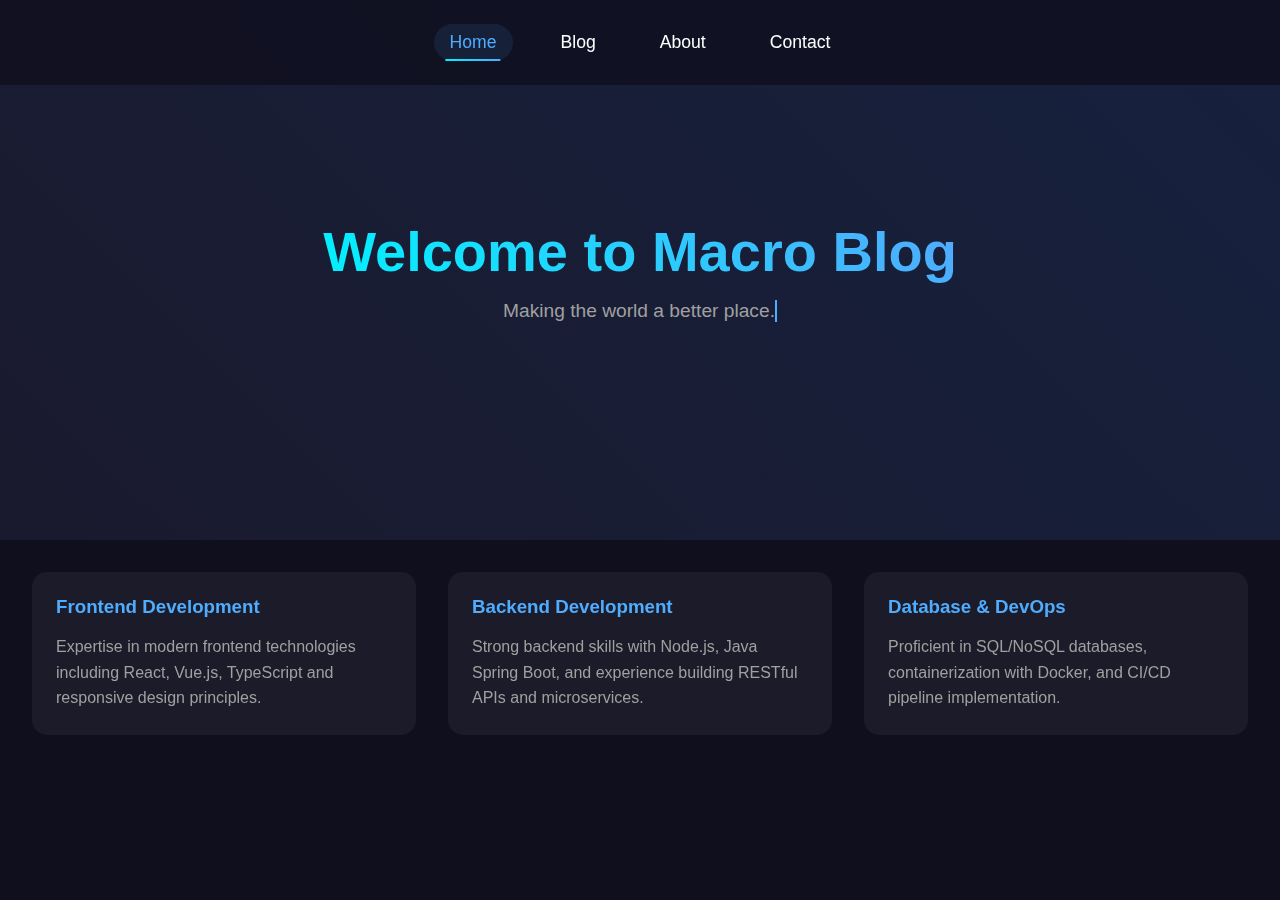
<file: index.html>
<!DOCTYPE html>
<html lang="en">
  <head>
    <meta charset="UTF-8" />
    <meta name="viewport" content="width=device-width, initial-scale=1.0" />
    <title>Macro Blog</title>
    <style>
      * {
        margin: 0;
        padding: 0;
        box-sizing: border-box;
        font-family: "Arial", sans-serif;
        user-select: none;
      }

      body {
        background: #0f0f1e;
        color: #fff;
        overflow-x: hidden;
      }

      header {
        padding: 1.5rem 0;
        text-align: center;
        opacity: 0;
        transform: translateY(20px);
        transition: all 0.8s ease-out;
        position: fixed;
        width: 100%;
        z-index: 100;
        background: rgba(15, 15, 30, 0.8);
        backdrop-filter: blur(10px);
        display: flex;
        justify-content: center;
      }

      header.visible {
        opacity: 1;
        transform: translateY(0);
      }

      .hero {
        height: 60vh;
        display: flex;
        justify-content: center;
        align-items: center;
        background: linear-gradient(45deg, #1a1a2e, #16213e);
        position: relative;
        overflow: hidden;
      }

      .hero-content {
        text-align: center;
        opacity: 0;
        transform: scale(0.9);
        transition: all 1s ease-out;
      }

      .hero-content.visible {
        opacity: 1;
        transform: scale(1);
      }

      .hero h1 {
        font-size: 3.5rem;
        margin-bottom: 1rem;
        background: linear-gradient(45deg, #00f2fe, #4facfe, #00f2fe);
        background-size: 200% 100%;
        -webkit-background-clip: text;
        -webkit-text-fill-color: transparent;
        animation: gradientMove 3s ease infinite;
      }

      @keyframes gradientMove {
        0% {
          background-position: 0% 50%;
        }
        50% {
          background-position: 100% 50%;
        }
        100% {
          background-position: 0% 50%;
        }
      }

      .hero p {
        font-size: 1.2rem;
        color: #a0a0a0;
        border-right: 2px solid #4facfe;
        white-space: nowrap;
        overflow: hidden;
        margin: 0 auto;
        width: fit-content;
        animation: typing 3s steps(40) forwards,
          cursor-blink 1.2s ease-in-out infinite;
      }

      @keyframes typing {
        from {
          width: 0;
        }
        to {
          width: 280px;
        }
      }

      @keyframes cursor-blink {
        0% {
          border-right-color: #4facfe;
        }
        40% {
          border-right-color: #4facfe;
        }
        50% {
          border-right-color: transparent;
        }
        90% {
          border-right-color: transparent;
        }
        100% {
          border-right-color: #4facfe;
        }
      }

      .blog-grid {
        display: grid;
        grid-template-columns: repeat(auto-fit, minmax(300px, 1fr));
        gap: 2rem;
        padding: 2rem;
        opacity: 0;
        transform: translateY(20px);
        transition: all 0.8s ease-out;
      }

      .blog-grid.visible {
        opacity: 1;
        transform: translateY(0);
      }

      .blog-card {
        background: rgba(255, 255, 255, 0.05);
        border-radius: 15px;
        padding: 1.5rem;
        backdrop-filter: blur(10px);
        transition: transform 0.3s ease;
      }

      .blog-card:hover {
        transform: translateY(-5px);
      }

      .blog-card h3 {
        margin-bottom: 1rem;
        color: #4facfe;
      }

      .blog-card p {
        color: #a0a0a0;
        line-height: 1.6;
      }

      .floating-shapes {
        position: absolute;
        width: 100%;
        height: 100%;
        overflow: hidden;
        z-index: 0;
        pointer-events: none;
      }

      .shape {
        position: absolute;
        opacity: 0;
        animation: float 20s infinite linear;
        will-change: transform, opacity;
        font-family: Arial, sans-serif;
        font-weight: bold;
        pointer-events: none;
      }

      @keyframes float {
        0% {
          transform: translateY(100vh) rotate(0deg) scale(1);
          opacity: 0;
        }
        5% {
          opacity: 0.5;
        }
        90% {
          opacity: 0.5;
        }
        100% {
          transform: translateY(-20vh) rotate(360deg) scale(1.2);
          opacity: 0;
        }
      }

      nav {
        display: flex;
        justify-content: center;
        gap: 2rem;
      }

      nav a {
        color: #fff;
        text-decoration: none;
        font-size: 1.1rem;
        padding: 0.5rem 1rem;
        border-radius: 20px;
        transition: all 0.3s ease;
        position: relative;
      }

      nav a::after {
        content: "";
        position: absolute;
        bottom: 0;
        left: 50%;
        transform: translateX(-50%);
        width: 0;
        height: 2px;
        background: linear-gradient(45deg, #00f2fe, #4facfe);
        transition: width 0.3s ease;
      }

      nav a:hover::after {
        width: 70%;
      }

      nav a:hover {
        color: #4facfe;
        background: rgba(79, 172, 254, 0.1);
      }

      nav a.active {
        color: #4facfe;
        background: rgba(79, 172, 254, 0.1);
      }

      nav a.active::after {
        width: 70%;
      }

      .logo {
        position: fixed;
        top: 20px;
        left: 20px;
        z-index: 101;
      }

      .logo svg path {
        stroke-dasharray: 500;
        stroke-dashoffset: 500;
        animation: drawLogo 2s ease forwards;
      }

      @keyframes drawLogo {
        to {
          stroke-dashoffset: 0;
        }
      }

      .logo svg path {
        fill: none;
        stroke: url(#gradient);
        stroke-width: 2;
        stroke-linecap: round;
        stroke-linejoin: round;
      }

      .logo {
        position: fixed;
        top: 20px;
        left: 20px;
        z-index: 101;
      }

      @media (max-width: 768px) {
        .hero h1 {
          font-size: 2rem;
        }

        .hero p {
          font-size: 1rem;
        }

        /* 移动端导航样式 */
        header {
          padding: 0;
        }

        nav {
          position: fixed;
          top: 0;
          right: -100%;
          height: 100vh;
          width: 70%;
          background: rgba(15, 15, 30, 0.95);
          backdrop-filter: blur(10px);
          flex-direction: column;
          justify-content: flex-start;
          padding-top: 80px;
          transition: right 0.3s ease;
        }

        nav.active {
          right: 0;
        }

        /* 汉堡菜单按钮 */
        .menu-toggle {
          display: block;
          position: fixed;
          top: 20px;
          right: 20px;
          z-index: 1000;
          width: 30px;
          height: 25px;
          cursor: pointer;
        }

        .menu-toggle span {
          display: block;
          width: 100%;
          height: 2px;
          background: #fff;
          position: absolute;
          transition: all 0.3s ease;
        }

        .menu-toggle span:nth-child(1) {
          top: 0;
        }
        .menu-toggle span:nth-child(2) {
          top: 50%;
          transform: translateY(-50%);
        }
        .menu-toggle span:nth-child(3) {
          bottom: 0;
        }

        .menu-toggle.active span:nth-child(1) {
          transform: rotate(45deg);
          top: 50%;
        }

        .menu-toggle.active span:nth-child(2) {
          opacity: 0;
        }

        .menu-toggle.active span:nth-child(3) {
          transform: rotate(-45deg);
          bottom: 50%;
        }

        /* 调整博客卡片布局 */
        .blog-grid {
          grid-template-columns: 1fr;
          padding: 1rem;
        }

        /* 调整动画效果 */
        @keyframes typing {
          from {
            width: 0;
          }
          to {
            width: 230px;
          }
        }
      }

      .letter {
        stroke-dasharray: 100;
        stroke-dashoffset: 100;
        opacity: 0;
      }

      .letter:nth-child(1) {
        animation: drawLetter 0.5s ease forwards;
      }

      .letter:nth-child(2) {
        animation: drawLetter 0.5s ease forwards 0.5s;
      }

      .letter:nth-child(3) {
        animation: drawLetter 0.5s ease forwards 1s;
      }

      .letter:nth-child(4) {
        animation: drawLetter 0.5s ease forwards 1.5s;
      }

      .letter:nth-child(5) {
        animation: drawLetter 0.5s ease forwards 2s;
      }

      @keyframes drawLetter {
        0% {
          stroke-dashoffset: 100;
          opacity: 0;
        }
        100% {
          stroke-dashoffset: 0;
          opacity: 1;
        }
      }

      .logo {
        position: fixed;
        top: 20px;
        left: 20px;
        z-index: 101;
      }
    </style>
  </head>
  <body>
    <div class="logo">
      <svg width="150" height="40" viewBox="0 0 150 40">
        <defs>
          <linearGradient id="gradient" x1="0%" y1="0%" x2="100%" y2="0%">
            <stop offset="0%" style="stop-color: #00f2fe" />
            <stop offset="100%" style="stop-color: #4facfe" />
          </linearGradient>
        </defs>
        <text
          x="10"
          y="30"
          font-size="24"
          font-weight="bold"
          fill="none"
          stroke="url(#gradient)"
          stroke-width="2"
          stroke-linecap="round"
          stroke-linejoin="round"
        >
          <tspan class="letter" dx="0">m</tspan>
          <tspan class="letter" dx="5">a</tspan>
          <tspan class="letter" dx="5">c</tspan>
          <tspan class="letter" dx="5">r</tspan>
          <tspan class="letter" dx="5">o</tspan>
        </text>
      </svg>
    </div>

    <div class="menu-toggle">
      <span></span>
      <span></span>
      <span></span>
    </div>

    <header>
      <nav>
        <a href="#home" class="active">Home</a>
        <a href="#blog">Blog</a>
        <a href="#about">About</a>
        <a href="#contact">Contact</a>
      </nav>
    </header>

    <section class="hero">
      <div class="floating-shapes"></div>
      <div class="hero-content">
        <h1>Welcome to Macro Blog</h1>
        <p>Making the world a better place.</p>
      </div>
    </section>

    <div class="blog-grid">
      <article class="blog-card">
        <h3>Frontend Development</h3>
        <p>
          Expertise in modern frontend technologies including React, Vue.js,
          TypeScript and responsive design principles.
        </p>
      </article>
      <article class="blog-card">
        <h3>Backend Development</h3>
        <p>
          Strong backend skills with Node.js, Java Spring Boot, and experience
          building RESTful APIs and microservices.
        </p>
      </article>
      <article class="blog-card">
        <h3>Database & DevOps</h3>
        <p>
          Proficient in SQL/NoSQL databases, containerization with Docker, and
          CI/CD pipeline implementation.
        </p>
      </article>
    </div>

    <script>
      // 修改 createShapes 函数，移除动画迟
      function createShapes() {
        const shapes = document.querySelector(".floating-shapes");
        const buttons = [
          { type: "circle", symbol: "○" },
          { type: "cross", symbol: "×" },
          { type: "triangle", symbol: "△" },
          { type: "square", symbol: "□" },
        ];
        const colors = [
          "#00a0dc",
          "#ff0055",
          "#00ff00", 
          "#ff0000",
        ];

        const shapeCount = 4;

        for (let i = 0; i < shapeCount; i++) {
          const shape = document.createElement("div");
          shape.classList.add("shape");

          const buttonIndex = Math.floor(Math.random() * buttons.length);
          const button = buttons[buttonIndex];
          const color = colors[buttonIndex];

          const size = Math.random() * 40 + 30;

          shape.innerHTML = button.symbol;
          shape.style.color = color;
          shape.style.fontSize = `${size}px`;
          shape.style.display = "flex";
          shape.style.justifyContent = "center";
          shape.style.alignItems = "center";
          shape.style.left = `${Math.random() * 100}%`;
          shape.style.textShadow = `0 0 10px ${color}`;
          shape.style.opacity = 0.1 + Math.random() * 0.15;

          const duration = 8 + Math.random() * 7;
          shape.style.animationDuration = `${duration}s`;

          const startPosition = 70 + Math.random() * 30;
          shape.style.transform = `translateY(${startPosition}vh)`;

          shapes.appendChild(shape);

          shape.addEventListener("animationend", () => {
            shape.remove();
          });
        }
      }
      // 立即创建第一批形状
      createShapes();

      window.addEventListener("load", () => {
        for (let i = 0; i < 8; i++) {
          createShapes();
        }

        document.querySelector("header").classList.add("visible");
        document.querySelector(".hero-content").classList.add("visible");
        document.querySelector(".blog-grid").classList.add("visible");

        // 添加新的代码：重置p标签的动画
        const heroText = document.querySelector(".hero p");
        heroText.style.animation = "none";
        heroText.offsetHeight; // 触发重排
        heroText.style.animation = null;
      });

      // 增加形状创建的时间间隔
      setInterval(createShapes, 3000);

      // 滚动动画
      window.addEventListener("scroll", () => {
        const elements = document.querySelectorAll(".blog-card");
        elements.forEach((element) => {
          const elementTop = element.getBoundingClientRect().top;
          if (elementTop < window.innerHeight - 100) {
            element.style.opacity = "1";
            element.style.transform = "translateY(0)";
          }
        });
      });

      const navLinks = document.querySelectorAll("nav a");

      navLinks.forEach((link) => {
        link.addEventListener("click", (e) => {
          navLinks.forEach((l) => l.classList.remove("active"));
          e.target.classList.add("active");
        });
      });

      // 处理导航栏背景透明度
      window.addEventListener("scroll", () => {
        const header = document.querySelector("header");
        if (window.scrollY > 100) {
          header.style.background = "rgba(15, 15, 30, 0.95)";
        } else {
          header.style.background = "rgba(15, 15, 30, 0.8)";
        }
      });

      // 移动端菜单切换
      const menuToggle = document.querySelector(".menu-toggle");
      const nav = document.querySelector("nav");

      menuToggle.addEventListener("click", () => {
        menuToggle.classList.toggle("active");
        nav.classList.toggle("active");
      });

      // 点击导航链接时关闭菜单
      navLinks.forEach((link) => {
        link.addEventListener("click", () => {
          menuToggle.classList.remove("active");
          nav.classList.remove("active");
        });
      });

      // 修改 resize 事件处理
      window.addEventListener("resize", () => {
        const shapes = document.querySelector(".floating-shapes");
        shapes.innerHTML = "";

        // 减少重新创建的形状数量
        for (let i = 0; i < 3; i++) {
          createShapes();
        }
      });
    </script>
  </body>
</html>
</file>
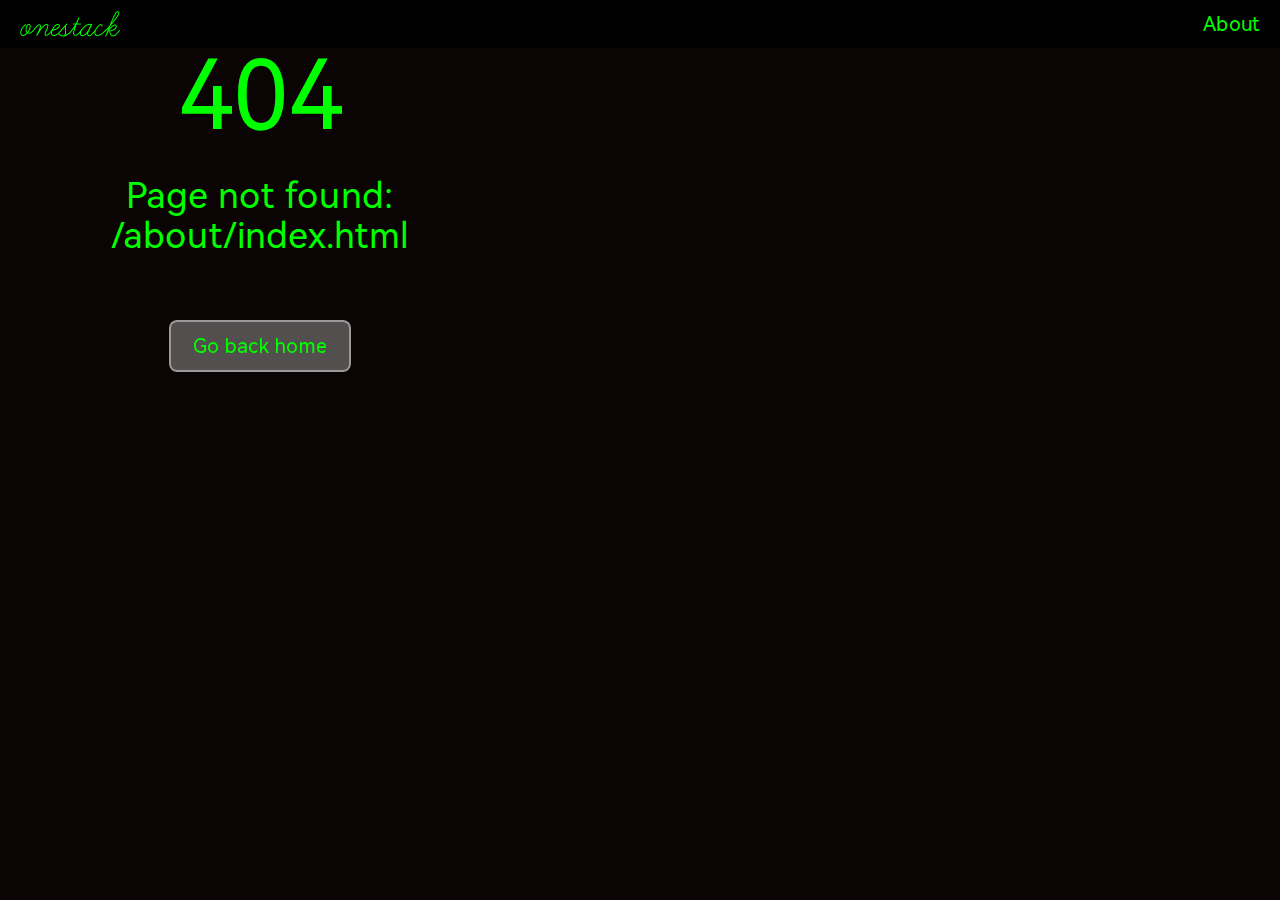
<file: about/index.html>
<!DOCTYPE html><html  data-capo=""><head><meta charset="utf-8">
<meta name="viewport" content="width=device-width, initial-scale=1">
<style>/*! tailwindcss v3.4.7 | MIT License | https://tailwindcss.com*/*,:after,:before{border:0 solid #e5e7eb;box-sizing:border-box}:after,:before{--tw-content:""}:host,html{line-height:1.5;-webkit-text-size-adjust:100%;font-family:ui-sans-serif,system-ui,sans-serif,Apple Color Emoji,Segoe UI Emoji,Segoe UI Symbol,Noto Color Emoji;font-feature-settings:normal;font-variation-settings:normal;tab-size:4;-webkit-tap-highlight-color:transparent}body{line-height:inherit;margin:0}hr{border-top-width:1px;color:inherit;height:0}abbr:where([title]){-webkit-text-decoration:underline dotted;text-decoration:underline dotted}h1,h2,h3,h4,h5,h6{font-size:inherit;font-weight:inherit}a{color:inherit;text-decoration:inherit}b,strong{font-weight:bolder}code,kbd,pre,samp{font-family:ui-monospace,SFMono-Regular,Menlo,Monaco,Consolas,Liberation Mono,Courier New,monospace;font-feature-settings:normal;font-size:1em;font-variation-settings:normal}small{font-size:80%}sub,sup{font-size:75%;line-height:0;position:relative;vertical-align:initial}sub{bottom:-.25em}sup{top:-.5em}table{border-collapse:collapse;border-color:inherit;text-indent:0}button,input,optgroup,select,textarea{color:inherit;font-family:inherit;font-feature-settings:inherit;font-size:100%;font-variation-settings:inherit;font-weight:inherit;letter-spacing:inherit;line-height:inherit;margin:0;padding:0}button,select{text-transform:none}button,input:where([type=button]),input:where([type=reset]),input:where([type=submit]){-webkit-appearance:button;background-color:initial;background-image:none}:-moz-focusring{outline:auto}:-moz-ui-invalid{box-shadow:none}progress{vertical-align:initial}::-webkit-inner-spin-button,::-webkit-outer-spin-button{height:auto}[type=search]{-webkit-appearance:textfield;outline-offset:-2px}::-webkit-search-decoration{-webkit-appearance:none}::-webkit-file-upload-button{-webkit-appearance:button;font:inherit}summary{display:list-item}blockquote,dd,dl,figure,h1,h2,h3,h4,h5,h6,hr,p,pre{margin:0}fieldset{margin:0}fieldset,legend{padding:0}menu,ol,ul{list-style:none;margin:0;padding:0}dialog{padding:0}textarea{resize:vertical}input::placeholder,textarea::placeholder{color:#9ca3af;opacity:1}[role=button],button{cursor:pointer}:disabled{cursor:default}audio,canvas,embed,iframe,img,object,svg,video{display:block;vertical-align:middle}img,video{height:auto;max-width:100%}[hidden]{display:none}*,::backdrop,:after,:before{--tw-border-spacing-x:0;--tw-border-spacing-y:0;--tw-translate-x:0;--tw-translate-y:0;--tw-rotate:0;--tw-skew-x:0;--tw-skew-y:0;--tw-scale-x:1;--tw-scale-y:1;--tw-pan-x: ;--tw-pan-y: ;--tw-pinch-zoom: ;--tw-scroll-snap-strictness:proximity;--tw-gradient-from-position: ;--tw-gradient-via-position: ;--tw-gradient-to-position: ;--tw-ordinal: ;--tw-slashed-zero: ;--tw-numeric-figure: ;--tw-numeric-spacing: ;--tw-numeric-fraction: ;--tw-ring-inset: ;--tw-ring-offset-width:0px;--tw-ring-offset-color:#fff;--tw-ring-color:#3b82f680;--tw-ring-offset-shadow:0 0 #0000;--tw-ring-shadow:0 0 #0000;--tw-shadow:0 0 #0000;--tw-shadow-colored:0 0 #0000;--tw-blur: ;--tw-brightness: ;--tw-contrast: ;--tw-grayscale: ;--tw-hue-rotate: ;--tw-invert: ;--tw-saturate: ;--tw-sepia: ;--tw-drop-shadow: ;--tw-backdrop-blur: ;--tw-backdrop-brightness: ;--tw-backdrop-contrast: ;--tw-backdrop-grayscale: ;--tw-backdrop-hue-rotate: ;--tw-backdrop-invert: ;--tw-backdrop-opacity: ;--tw-backdrop-saturate: ;--tw-backdrop-sepia: ;--tw-contain-size: ;--tw-contain-layout: ;--tw-contain-paint: ;--tw-contain-style: }.fixed{position:fixed}.sticky{position:sticky}.bottom-0{bottom:0}.top-0{top:0}.z-10{z-index:10}.mx-1{margin-left:.25rem}.mr-1,.mx-1{margin-right:.25rem}.mt-10{margin-top:2.5rem}.flex{display:flex}.hidden{display:none}.h-\[100vh\]{height:100vh}.h-\[20px\]{height:20px}.h-\[40px\]{height:40px}.h-\[48px\]{height:48px}.h-full{height:100%}.w-2{width:.5rem}.w-\[50\%\]{width:50%}.w-auto{width:auto}.w-full{width:100%}@keyframes pulse{50%{opacity:.5}}.animate-pulse{animation:pulse 2s cubic-bezier(.4,0,.6,1) infinite}.cursor-pointer{cursor:pointer}.flex-col{flex-direction:column}.items-center{align-items:center}.justify-between{justify-content:space-between}.overflow-hidden{overflow:hidden}.rounded-lg{border-radius:.5rem}.bg-\[\#0A0404\]{--tw-bg-opacity:1;background-color:rgb(10 4 4/var(--tw-bg-opacity))}.bg-\[\#0f0\]{--tw-bg-opacity:1;background-color:rgb(0 255 0/var(--tw-bg-opacity))}.bg-\[\#161616\]{--tw-bg-opacity:1;background-color:rgb(22 22 22/var(--tw-bg-opacity))}.bg-\[rgba\(0\2c 0\2c 0\2c 0\.8\)\]{background-color:#000c}.bg-black{--tw-bg-opacity:1;background-color:rgb(0 0 0/var(--tw-bg-opacity))}.px-3{padding-left:.75rem;padding-right:.75rem}.px-5{padding-left:1.25rem;padding-right:1.25rem}.pl-\[1\%\]{padding-left:1%}.text-2xl{font-size:1.5rem;line-height:2rem}.text-\[20px\]{font-size:20px}.font-\[800\]{font-weight:800}.font-bold{font-weight:700}.text-\[\#0f0\]{--tw-text-opacity:1;color:rgb(0 255 0/var(--tw-text-opacity))}.text-white{--tw-text-opacity:1;color:rgb(255 255 255/var(--tw-text-opacity))}.caret-black{caret-color:#000}.blur{--tw-blur:blur(8px)}.blur,.filter{filter:var(--tw-blur) var(--tw-brightness) var(--tw-contrast) var(--tw-grayscale) var(--tw-hue-rotate) var(--tw-invert) var(--tw-saturate) var(--tw-sepia) var(--tw-drop-shadow)}.transition{transition-duration:.15s;transition-property:color,background-color,border-color,text-decoration-color,fill,stroke,opacity,box-shadow,transform,filter,-webkit-backdrop-filter;transition-property:color,background-color,border-color,text-decoration-color,fill,stroke,opacity,box-shadow,transform,filter,backdrop-filter;transition-property:color,background-color,border-color,text-decoration-color,fill,stroke,opacity,box-shadow,transform,filter,backdrop-filter,-webkit-backdrop-filter;transition-timing-function:cubic-bezier(.4,0,.2,1)}.delay-150{transition-delay:.15s}.ease-in-out{transition-timing-function:cubic-bezier(.4,0,.2,1)}.hover\:bg-\[\#222222\]:hover{--tw-bg-opacity:1;background-color:rgb(34 34 34/var(--tw-bg-opacity))}.hover\:text-\[\#0f0\]:hover{--tw-text-opacity:1;color:rgb(0 255 0/var(--tw-text-opacity))}@media not all and (min-width:768px){.max-md\:block{display:block}.max-md\:hidden{display:none}.max-md\:justify-center{justify-content:center}.max-md\:pl-0{padding-left:0}.max-md\:text-\[16px\]{font-size:16px}}@media (prefers-color-scheme:dark){.dark\:bg-black\/80{background-color:#000c}}</style>
<style>@font-face{font-family:HarmonyOS_Sans_SC_Bold;font-style:normal;font-weight:700;src:url(/font/HarmonyOS_Sans_SC_Bold.woff2) format("woff2")}@font-face{font-family:HarmonyOS_Sans_SC_Medium;font-style:normal;font-weight:500;src:url(/font/HarmonyOS_Sans_SC_Medium.woff2) format("woff2")}@font-face{font-family:HarmonyOS_Sans_SC_Regular;font-style:normal;font-weight:400;src:url(/font/HarmonyOS_Sans_SC_Regular.woff2) format("woff2")}body{background-color:#000;margin:0;padding:0;-webkit-tap-highlight-color:transparent;font-family:HarmonyOS_Sans_SC_Regular,HarmonyOS_Sans_SC_Medium,HarmonyOS_Sans_SC_Bold,serif;scrollbar-color:transparent transparent;scrollbar-width:thin}</style>
<style>.page-enter-active,.page-leave-active{transition:all .4s}.page-enter-from,.page-leave-to{filter:blur(1rem);opacity:0}</style>
<link rel="stylesheet" href="/_nuxt/entry.GI64rjja.css">
<link rel="preload" as="fetch" crossorigin="anonymous" href="/about/_payload.json?d22e08d1-2dbd-4943-b212-5e974bc563fc">
<link rel="modulepreload" as="script" crossorigin href="/_nuxt/DGIgaWHX.js">
<link rel="modulepreload" as="script" crossorigin href="/_nuxt/DElge84u.js">
<link rel="modulepreload" as="script" crossorigin href="/_nuxt/BwaSzv86.js">
<link rel="modulepreload" as="script" crossorigin href="/_nuxt/_N6dY3nU.js">
<link rel="modulepreload" as="script" crossorigin href="/_nuxt/BscHBISZ.js">
<link rel="prefetch" as="script" crossorigin href="/_nuxt/cB1vdJ_-.js">
<link rel="prefetch" as="script" crossorigin href="/_nuxt/C3i_aBkq.js">
<link rel="prefetch" as="script" crossorigin href="/_nuxt/Dp-NtosH.js">
<script type="module" src="/_nuxt/DGIgaWHX.js" crossorigin></script></head><body><div id="__nuxt"><div class="bg-[#0A0404] text-[#0f0] h-[100vh] overflow-hidden text-[20px] max-md:text-[16px] caret-black"><div class="z-10 w-auto sticky top-0 flex justify-between px-5 h-[48px] items-center text-white bg-black"><a href="/" class="caret-black hover:text-[#0f0]"><img class="w-[50%]" src="/sign.png"></a><a aria-current="page" href="/about" class="router-link-active router-link-exact-active caret-black transition ease-in-out delay-150 hover:text-[#0f0] text-[#0f0]">About</a></div><!--[--><div class="h-full flex flex-col items-center"><div><p class="font-bold">What do I do?</p><p>System Architecture;</p><p>Networking and security;</p><div class="flex items-center"><!--[--> No one in this house can touch me on that. <!--]--><div class="animate-pulse bg-[#0f0] w-2 h-[20px]"></div></div></div></div><!--]--></div></div><div id="teleports"></div><script type="application/json" id="__NUXT_DATA__" data-ssr="true" data-src="/about/_payload.json?d22e08d1-2dbd-4943-b212-5e974bc563fc">[{"state":1,"once":3,"_errors":4,"serverRendered":6,"path":7,"prerenderedAt":8},["Reactive",2],{},["Set"],["ShallowReactive",5],{},true,"/about",1722184227310]</script>
<script>window.__NUXT__={};window.__NUXT__.config={public:{},app:{baseURL:"/",buildId:"d22e08d1-2dbd-4943-b212-5e974bc563fc",buildAssetsDir:"/_nuxt/",cdnURL:""}}</script></body></html>
</file>
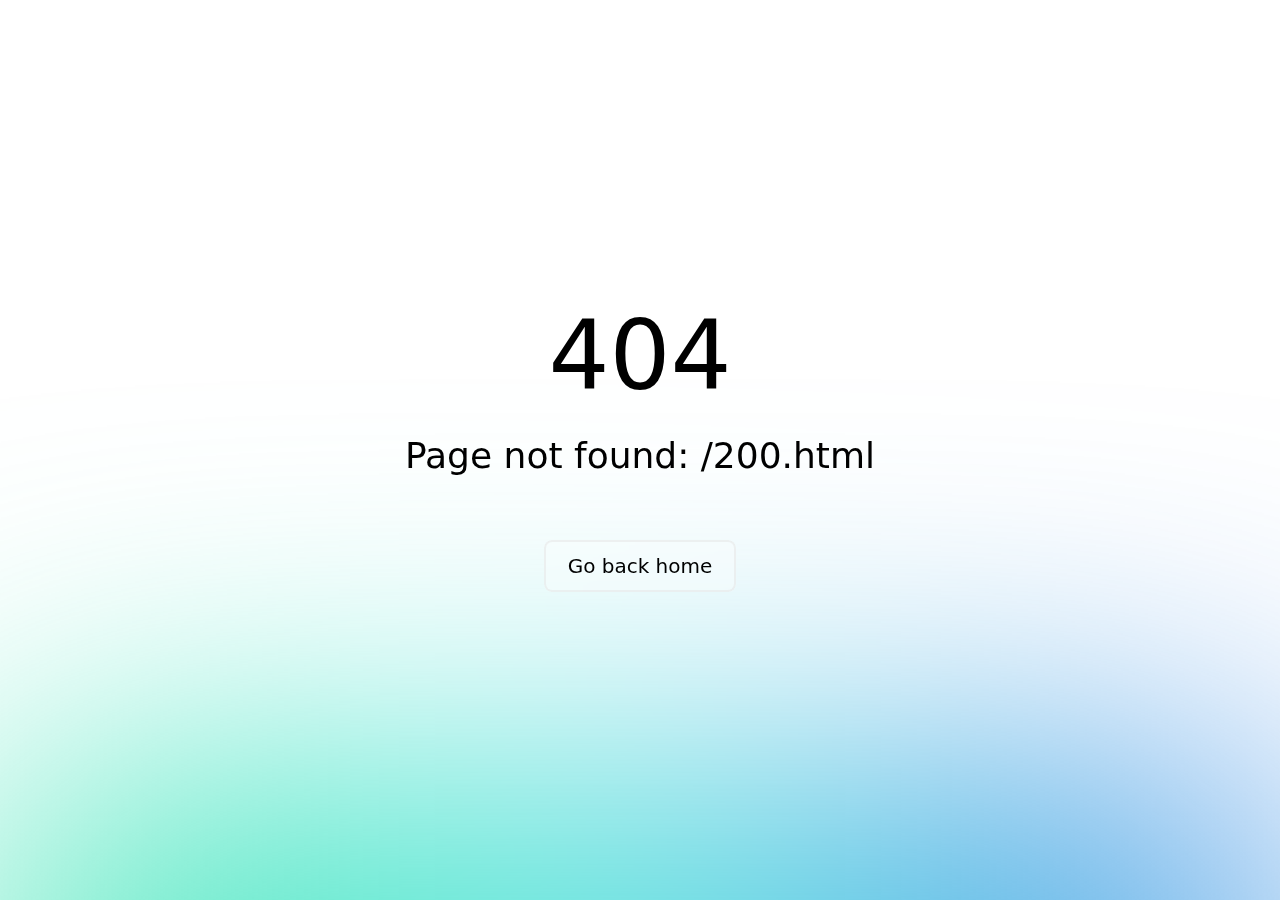
<file: 200.html>
<!DOCTYPE html><html  data-capo=""><head><meta charset="utf-8">
<meta name="viewport" content="width=device-width, initial-scale=1">
<style>/*! tailwindcss v3.4.7 | MIT License | https://tailwindcss.com*/*,:after,:before{border:0 solid #e5e7eb;box-sizing:border-box}:after,:before{--tw-content:""}:host,html{line-height:1.5;-webkit-text-size-adjust:100%;font-family:ui-sans-serif,system-ui,sans-serif,Apple Color Emoji,Segoe UI Emoji,Segoe UI Symbol,Noto Color Emoji;font-feature-settings:normal;font-variation-settings:normal;tab-size:4;-webkit-tap-highlight-color:transparent}body{line-height:inherit;margin:0}hr{border-top-width:1px;color:inherit;height:0}abbr:where([title]){-webkit-text-decoration:underline dotted;text-decoration:underline dotted}h1,h2,h3,h4,h5,h6{font-size:inherit;font-weight:inherit}a{color:inherit;text-decoration:inherit}b,strong{font-weight:bolder}code,kbd,pre,samp{font-family:ui-monospace,SFMono-Regular,Menlo,Monaco,Consolas,Liberation Mono,Courier New,monospace;font-feature-settings:normal;font-size:1em;font-variation-settings:normal}small{font-size:80%}sub,sup{font-size:75%;line-height:0;position:relative;vertical-align:initial}sub{bottom:-.25em}sup{top:-.5em}table{border-collapse:collapse;border-color:inherit;text-indent:0}button,input,optgroup,select,textarea{color:inherit;font-family:inherit;font-feature-settings:inherit;font-size:100%;font-variation-settings:inherit;font-weight:inherit;letter-spacing:inherit;line-height:inherit;margin:0;padding:0}button,select{text-transform:none}button,input:where([type=button]),input:where([type=reset]),input:where([type=submit]){-webkit-appearance:button;background-color:initial;background-image:none}:-moz-focusring{outline:auto}:-moz-ui-invalid{box-shadow:none}progress{vertical-align:initial}::-webkit-inner-spin-button,::-webkit-outer-spin-button{height:auto}[type=search]{-webkit-appearance:textfield;outline-offset:-2px}::-webkit-search-decoration{-webkit-appearance:none}::-webkit-file-upload-button{-webkit-appearance:button;font:inherit}summary{display:list-item}blockquote,dd,dl,figure,h1,h2,h3,h4,h5,h6,hr,p,pre{margin:0}fieldset{margin:0}fieldset,legend{padding:0}menu,ol,ul{list-style:none;margin:0;padding:0}dialog{padding:0}textarea{resize:vertical}input::placeholder,textarea::placeholder{color:#9ca3af;opacity:1}[role=button],button{cursor:pointer}:disabled{cursor:default}audio,canvas,embed,iframe,img,object,svg,video{display:block;vertical-align:middle}img,video{height:auto;max-width:100%}[hidden]{display:none}*,::backdrop,:after,:before{--tw-border-spacing-x:0;--tw-border-spacing-y:0;--tw-translate-x:0;--tw-translate-y:0;--tw-rotate:0;--tw-skew-x:0;--tw-skew-y:0;--tw-scale-x:1;--tw-scale-y:1;--tw-pan-x: ;--tw-pan-y: ;--tw-pinch-zoom: ;--tw-scroll-snap-strictness:proximity;--tw-gradient-from-position: ;--tw-gradient-via-position: ;--tw-gradient-to-position: ;--tw-ordinal: ;--tw-slashed-zero: ;--tw-numeric-figure: ;--tw-numeric-spacing: ;--tw-numeric-fraction: ;--tw-ring-inset: ;--tw-ring-offset-width:0px;--tw-ring-offset-color:#fff;--tw-ring-color:#3b82f680;--tw-ring-offset-shadow:0 0 #0000;--tw-ring-shadow:0 0 #0000;--tw-shadow:0 0 #0000;--tw-shadow-colored:0 0 #0000;--tw-blur: ;--tw-brightness: ;--tw-contrast: ;--tw-grayscale: ;--tw-hue-rotate: ;--tw-invert: ;--tw-saturate: ;--tw-sepia: ;--tw-drop-shadow: ;--tw-backdrop-blur: ;--tw-backdrop-brightness: ;--tw-backdrop-contrast: ;--tw-backdrop-grayscale: ;--tw-backdrop-hue-rotate: ;--tw-backdrop-invert: ;--tw-backdrop-opacity: ;--tw-backdrop-saturate: ;--tw-backdrop-sepia: ;--tw-contain-size: ;--tw-contain-layout: ;--tw-contain-paint: ;--tw-contain-style: }.fixed{position:fixed}.sticky{position:sticky}.bottom-0{bottom:0}.top-0{top:0}.z-10{z-index:10}.mx-1{margin-left:.25rem}.mr-1,.mx-1{margin-right:.25rem}.mt-10{margin-top:2.5rem}.flex{display:flex}.hidden{display:none}.h-\[100vh\]{height:100vh}.h-\[20px\]{height:20px}.h-\[40px\]{height:40px}.h-\[48px\]{height:48px}.h-full{height:100%}.w-2{width:.5rem}.w-\[50\%\]{width:50%}.w-auto{width:auto}.w-full{width:100%}@keyframes pulse{50%{opacity:.5}}.animate-pulse{animation:pulse 2s cubic-bezier(.4,0,.6,1) infinite}.cursor-pointer{cursor:pointer}.flex-col{flex-direction:column}.items-center{align-items:center}.justify-between{justify-content:space-between}.overflow-hidden{overflow:hidden}.rounded-lg{border-radius:.5rem}.bg-\[\#0A0404\]{--tw-bg-opacity:1;background-color:rgb(10 4 4/var(--tw-bg-opacity))}.bg-\[\#0f0\]{--tw-bg-opacity:1;background-color:rgb(0 255 0/var(--tw-bg-opacity))}.bg-\[\#161616\]{--tw-bg-opacity:1;background-color:rgb(22 22 22/var(--tw-bg-opacity))}.bg-\[rgba\(0\2c 0\2c 0\2c 0\.8\)\]{background-color:#000c}.bg-black{--tw-bg-opacity:1;background-color:rgb(0 0 0/var(--tw-bg-opacity))}.px-3{padding-left:.75rem;padding-right:.75rem}.px-5{padding-left:1.25rem;padding-right:1.25rem}.pl-\[1\%\]{padding-left:1%}.text-2xl{font-size:1.5rem;line-height:2rem}.text-\[20px\]{font-size:20px}.font-\[800\]{font-weight:800}.font-bold{font-weight:700}.text-\[\#0f0\]{--tw-text-opacity:1;color:rgb(0 255 0/var(--tw-text-opacity))}.text-white{--tw-text-opacity:1;color:rgb(255 255 255/var(--tw-text-opacity))}.caret-black{caret-color:#000}.blur{--tw-blur:blur(8px)}.blur,.filter{filter:var(--tw-blur) var(--tw-brightness) var(--tw-contrast) var(--tw-grayscale) var(--tw-hue-rotate) var(--tw-invert) var(--tw-saturate) var(--tw-sepia) var(--tw-drop-shadow)}.transition{transition-duration:.15s;transition-property:color,background-color,border-color,text-decoration-color,fill,stroke,opacity,box-shadow,transform,filter,-webkit-backdrop-filter;transition-property:color,background-color,border-color,text-decoration-color,fill,stroke,opacity,box-shadow,transform,filter,backdrop-filter;transition-property:color,background-color,border-color,text-decoration-color,fill,stroke,opacity,box-shadow,transform,filter,backdrop-filter,-webkit-backdrop-filter;transition-timing-function:cubic-bezier(.4,0,.2,1)}.delay-150{transition-delay:.15s}.ease-in-out{transition-timing-function:cubic-bezier(.4,0,.2,1)}.hover\:bg-\[\#222222\]:hover{--tw-bg-opacity:1;background-color:rgb(34 34 34/var(--tw-bg-opacity))}.hover\:text-\[\#0f0\]:hover{--tw-text-opacity:1;color:rgb(0 255 0/var(--tw-text-opacity))}@media not all and (min-width:768px){.max-md\:block{display:block}.max-md\:hidden{display:none}.max-md\:justify-center{justify-content:center}.max-md\:pl-0{padding-left:0}.max-md\:text-\[16px\]{font-size:16px}}@media (prefers-color-scheme:dark){.dark\:bg-black\/80{background-color:#000c}}</style>
<style>@font-face{font-family:HarmonyOS_Sans_SC_Bold;font-style:normal;font-weight:700;src:url(/font/HarmonyOS_Sans_SC_Bold.woff2) format("woff2")}@font-face{font-family:HarmonyOS_Sans_SC_Medium;font-style:normal;font-weight:500;src:url(/font/HarmonyOS_Sans_SC_Medium.woff2) format("woff2")}@font-face{font-family:HarmonyOS_Sans_SC_Regular;font-style:normal;font-weight:400;src:url(/font/HarmonyOS_Sans_SC_Regular.woff2) format("woff2")}body{background-color:#000;margin:0;padding:0;-webkit-tap-highlight-color:transparent;font-family:HarmonyOS_Sans_SC_Regular,HarmonyOS_Sans_SC_Medium,HarmonyOS_Sans_SC_Bold,serif;scrollbar-color:transparent transparent;scrollbar-width:thin}</style>
<style>.page-enter-active,.page-leave-active{transition:all .4s}.page-enter-from,.page-leave-to{filter:blur(1rem);opacity:0}</style>
<link rel="stylesheet" href="/_nuxt/entry.GI64rjja.css">
<link rel="modulepreload" as="script" crossorigin href="/_nuxt/DGIgaWHX.js">
<link rel="prefetch" as="script" crossorigin href="/_nuxt/DElge84u.js">
<link rel="prefetch" as="script" crossorigin href="/_nuxt/BwaSzv86.js">
<link rel="prefetch" as="script" crossorigin href="/_nuxt/cB1vdJ_-.js">
<link rel="prefetch" as="script" crossorigin href="/_nuxt/C3i_aBkq.js">
<link rel="prefetch" as="script" crossorigin href="/_nuxt/Dp-NtosH.js">
<script type="module" src="/_nuxt/DGIgaWHX.js" crossorigin></script></head><body><div id="__nuxt"></div><div id="teleports"></div><script type="application/json" id="__NUXT_DATA__" data-ssr="false">[{"serverRendered":1},false]</script>
<script>window.__NUXT__={};window.__NUXT__.config={public:{},app:{baseURL:"/",buildId:"d22e08d1-2dbd-4943-b212-5e974bc563fc",buildAssetsDir:"/_nuxt/",cdnURL:""}}</script></body></html>
</file>
<file: _nuxt/entry.GI64rjja.css>
.page-enter-active,.page-leave-active{transition:all .4s}.page-enter-from,.page-leave-to{filter:blur(1rem);opacity:0}
</file>
